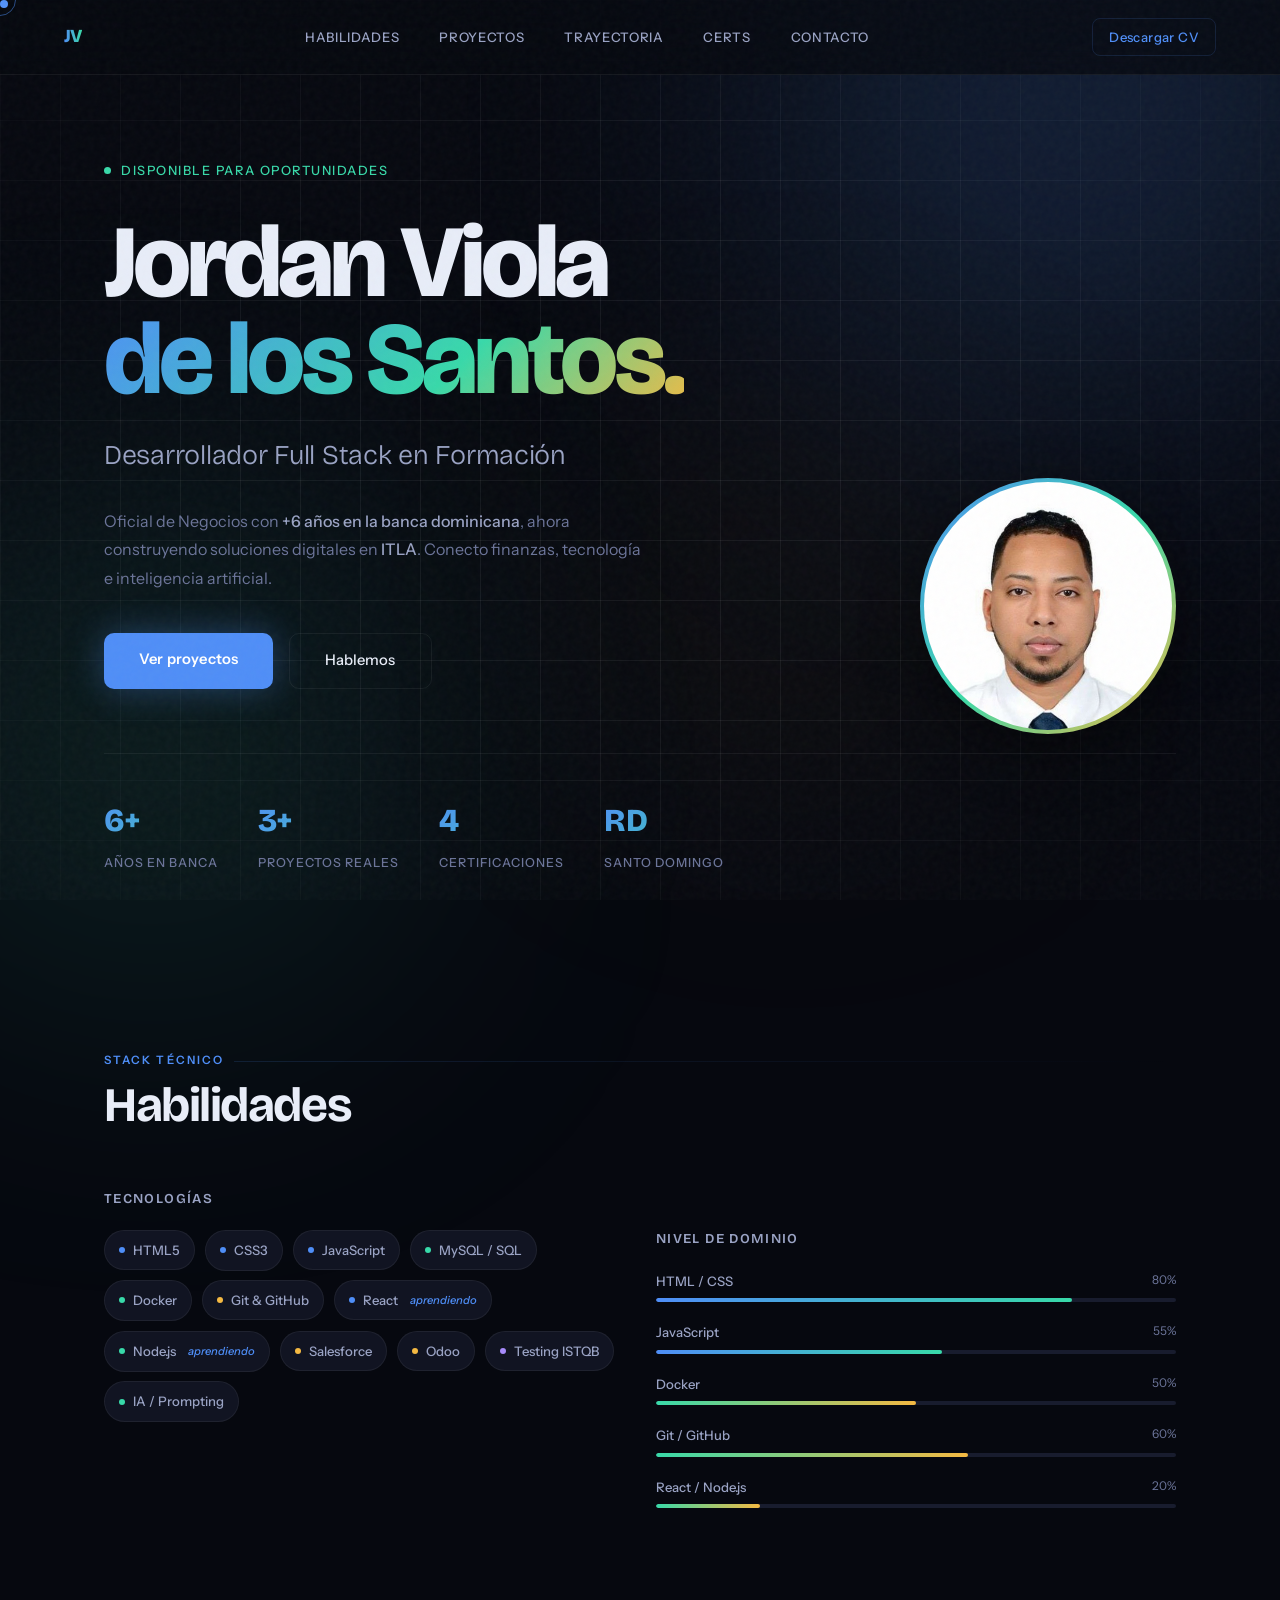
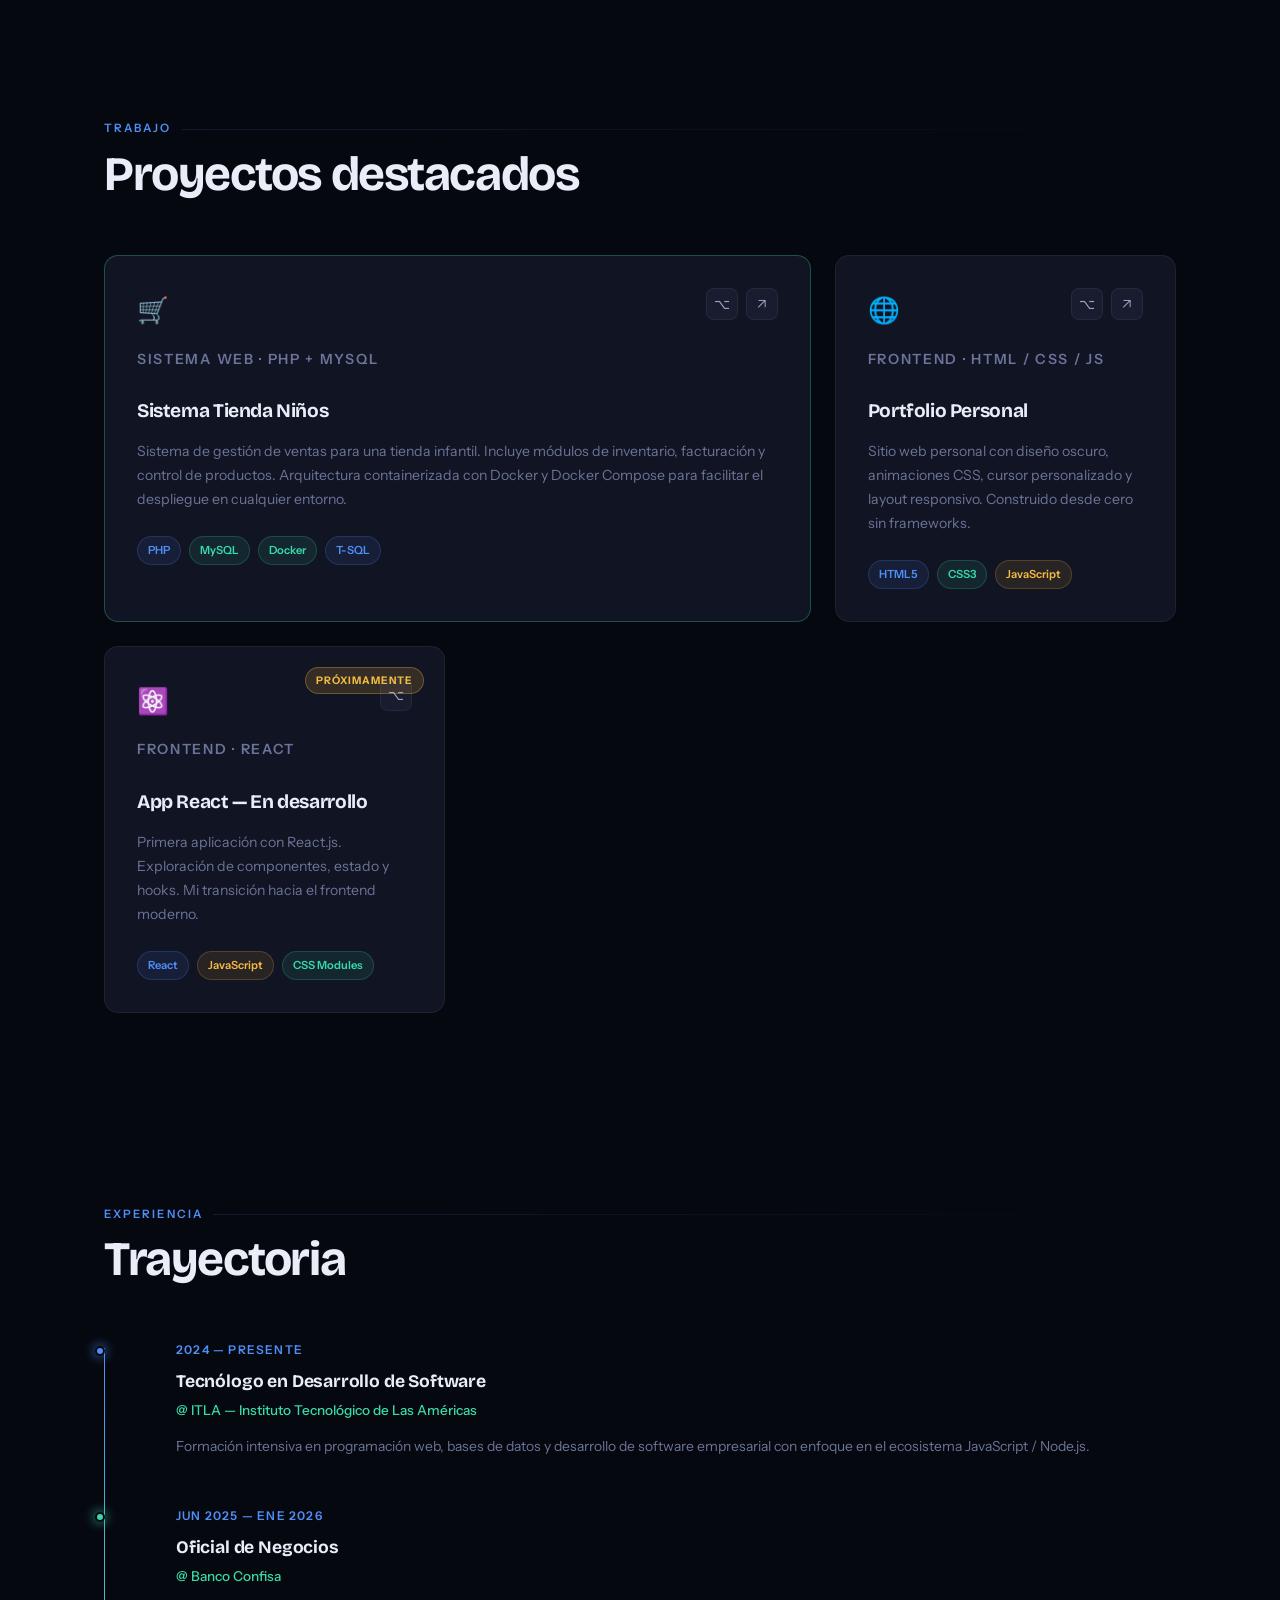
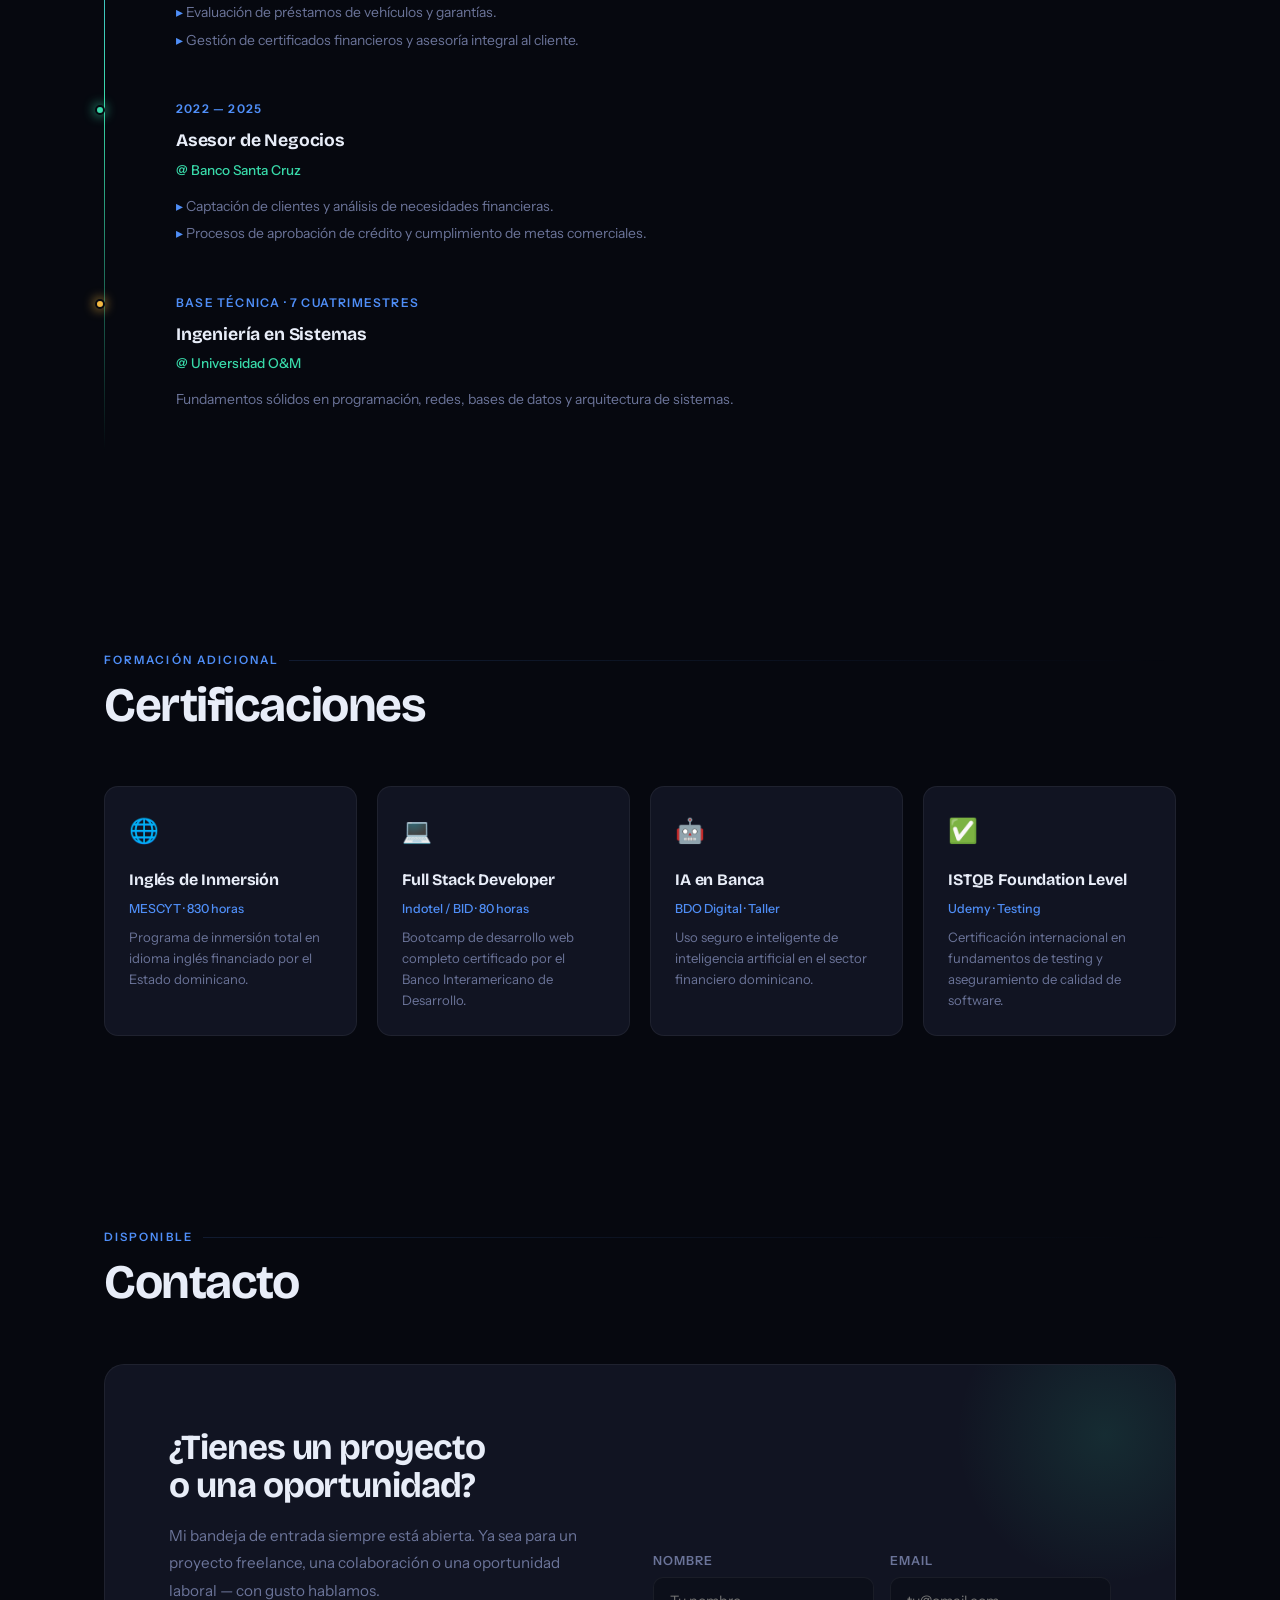
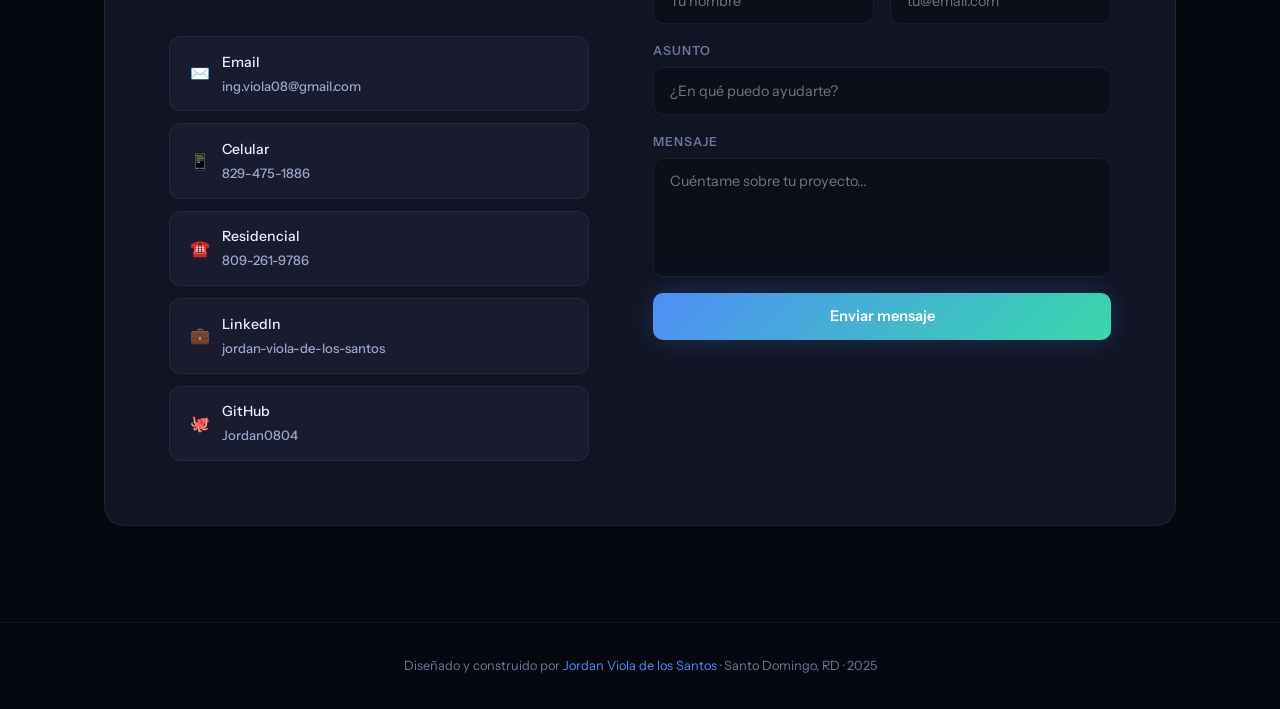
<file: index.html>
<!DOCTYPE html>
<html lang="es">
<head>
<meta charset="UTF-8">
<meta name="viewport" content="width=device-width, initial-scale=1.0">
<title>Jordan Viola | Full Stack Developer</title>
<link href="https://fonts.googleapis.com/css2?family=Bricolage+Grotesque:opsz,wght@12..96,300;12..96,400;12..96,600;12..96,700;12..96,800&family=Instrument+Sans:ital,wght@0,400;0,500;1,400&display=swap" rel="stylesheet">
<style>
*,*::before,*::after{margin:0;padding:0;box-sizing:border-box}

:root{
  --bg:#06080f;
  --bg2:#0c0f1a;
  --surface:#111422;
  --surface2:#181c2e;
  --accent:#4f8ef7;
  --accent2:#38d9a9;
  --gold:#f4b942;
  --text:#e8edf8;
  --muted:#6b7499;
  --muted2:#9aa3c4;
  --border:rgba(79,142,247,0.15);
  --border2:rgba(255,255,255,0.06);
  --fh:'Bricolage Grotesque',sans-serif;
  --fb:'Instrument Sans',sans-serif;
  --radius:14px;
}

html{scroll-behavior:smooth}
body{background:var(--bg);color:var(--text);font-family:var(--fb);font-size:16px;line-height:1.7;overflow-x:hidden;cursor:none}

/* CURSOR */
.cursor{position:fixed;width:8px;height:8px;background:var(--accent);border-radius:50%;pointer-events:none;z-index:9999;transition:transform 0.1s;mix-blend-mode:screen}
.cursor-ring{position:fixed;width:32px;height:32px;border:1px solid rgba(79,142,247,0.5);border-radius:50%;pointer-events:none;z-index:9998;transition:transform 0.12s,width 0.2s,height 0.2s,border-color 0.2s}
.cursor-ring.hovered{width:48px;height:48px;border-color:var(--accent2)}

/* SCROLL BAR */
::-webkit-scrollbar{width:3px}
::-webkit-scrollbar-track{background:var(--bg)}
::-webkit-scrollbar-thumb{background:var(--accent);border-radius:4px}

/* NOISE */
body::after{content:'';position:fixed;inset:0;background-image:url("data:image/svg+xml,%3Csvg viewBox='0 0 200 200' xmlns='http://www.w3.org/2000/svg'%3E%3Cfilter id='n'%3E%3CfeTurbulence type='fractalNoise' baseFrequency='0.75' numOctaves='4' stitchTiles='stitch'/%3E%3C/filter%3E%3Crect width='100%25' height='100%25' filter='url(%23n)' opacity='0.035'/%3E%3C/svg%3E");pointer-events:none;z-index:998}

/* GRID BG */
body::before{content:'';position:fixed;inset:0;background-image:linear-gradient(var(--border2) 1px,transparent 1px),linear-gradient(90deg,var(--border2) 1px,transparent 1px);background-size:60px 60px;pointer-events:none;z-index:0;mask-image:radial-gradient(ellipse 80% 80% at 50% 50%,black 40%,transparent 100%)}

/* GLOW */
.glow{position:fixed;border-radius:50%;filter:blur(140px);pointer-events:none;z-index:0;animation:gf 14s ease-in-out infinite}
.g1{width:600px;height:600px;background:rgba(79,142,247,0.18);top:-200px;right:-100px;animation-delay:0s}
.g2{width:500px;height:500px;background:rgba(56,217,169,0.12);bottom:-100px;left:-100px;animation-delay:-7s}
.g3{width:300px;height:300px;background:rgba(244,185,66,0.08);top:50%;left:50%;animation-delay:-3s}
@keyframes gf{0%,100%{transform:translateY(0) scale(1)}50%{transform:translateY(30px) scale(1.06)}}

/* PROGRESS */
#prog{position:fixed;top:0;left:0;height:2px;background:linear-gradient(90deg,var(--accent),var(--accent2));z-index:1000;transition:width 0.1s}

/* NAV */
nav{position:fixed;top:0;left:0;right:0;z-index:100;padding:1.1rem 4rem;display:flex;justify-content:space-between;align-items:center;background:rgba(6,8,15,0.75);backdrop-filter:blur(20px);border-bottom:1px solid var(--border2)}
.logo{font-family:var(--fh);font-weight:800;font-size:1.15rem;letter-spacing:-0.03em;background:linear-gradient(90deg,var(--accent),var(--accent2));-webkit-background-clip:text;-webkit-text-fill-color:transparent}
.nav-links{display:flex;gap:2.5rem;list-style:none}
.nav-links a{font-size:0.82rem;font-weight:500;color:var(--muted2);text-decoration:none;letter-spacing:0.05em;text-transform:uppercase;transition:color 0.2s;position:relative}
.nav-links a::after{content:'';position:absolute;bottom:-4px;left:0;width:0;height:1px;background:var(--accent2);transition:width 0.3s}
.nav-links a:hover{color:var(--text)}
.nav-links a:hover::after{width:100%}
.nav-cv{font-size:0.82rem;font-weight:500;color:var(--accent);text-decoration:none;border:1px solid var(--border);padding:7px 16px;border-radius:8px;transition:background 0.2s,border-color 0.2s;letter-spacing:0.03em}
.nav-cv:hover{background:rgba(79,142,247,0.1);border-color:var(--accent)}

/* HERO */
.hero{min-height:100vh;display:flex;flex-direction:column;justify-content:center;padding:10rem 4rem 5rem;position:relative;z-index:1;max-width:1200px;margin:0 auto}
.hero-eyebrow{display:inline-flex;align-items:center;gap:10px;font-size:0.8rem;font-weight:500;letter-spacing:0.12em;text-transform:uppercase;color:var(--accent2);margin-bottom:2rem;opacity:0;animation:fu 0.7s ease forwards 0.1s}
.dot{width:7px;height:7px;border-radius:50%;background:var(--accent2);animation:blink 2s ease infinite}
@keyframes blink{0%,100%{opacity:1}50%{opacity:0.2}}

.hero h1{font-family:var(--fh);font-size:clamp(3.5rem,8vw,6.5rem);font-weight:800;line-height:0.95;letter-spacing:-0.04em;margin-bottom:1.5rem;opacity:0;animation:fu 0.8s ease forwards 0.3s}
.hero h1 em{font-style:normal;background:linear-gradient(135deg,var(--accent) 0%,var(--accent2) 60%,var(--gold) 100%);-webkit-background-clip:text;-webkit-text-fill-color:transparent}
.hero h2{font-family:var(--fh);font-size:clamp(1.2rem,2.5vw,1.7rem);font-weight:300;color:var(--muted2);margin-bottom:1.75rem;letter-spacing:-0.01em;opacity:0;animation:fu 0.8s ease forwards 0.5s}
.hero-desc{font-size:1rem;color:var(--muted);max-width:540px;font-weight:400;line-height:1.8;margin-bottom:2.5rem;opacity:0;animation:fu 0.8s ease forwards 0.7s}
.hero-desc strong{color:var(--muted2);font-weight:500}
.hero-btns{display:flex;gap:1rem;flex-wrap:wrap;opacity:0;animation:fu 0.8s ease forwards 0.9s}
.btn-a{background:var(--accent);color:#fff;padding:0.9rem 2.2rem;border-radius:10px;text-decoration:none;font-weight:600;font-size:0.92rem;transition:transform 0.2s,box-shadow 0.2s;box-shadow:0 0 35px rgba(79,142,247,0.35);letter-spacing:0.01em}
.btn-a:hover{transform:translateY(-3px);box-shadow:0 0 50px rgba(79,142,247,0.55)}
.btn-b{background:transparent;color:var(--text);padding:0.9rem 2.2rem;border-radius:10px;text-decoration:none;font-weight:500;font-size:0.92rem;border:1px solid var(--border2);transition:border-color 0.2s,background 0.2s}
.btn-b:hover{border-color:var(--accent);background:rgba(79,142,247,0.07)}

/* COUNTER ROW */
.hero-stats{display:flex;gap:2.5rem;margin-top:4rem;padding-top:2.5rem;border-top:1px solid var(--border2);flex-wrap:wrap;opacity:0;animation:fu 0.8s ease forwards 1.1s}
.hstat-num{font-family:var(--fh);font-size:2rem;font-weight:800;background:linear-gradient(135deg,var(--accent),var(--accent2));-webkit-background-clip:text;-webkit-text-fill-color:transparent;display:block}
.hstat-label{font-size:0.78rem;color:var(--muted);text-transform:uppercase;letter-spacing:0.08em;font-weight:500}

@keyframes fu{from{opacity:0;transform:translateY(28px)}to{opacity:1;transform:translateY(0)}}

/* SECTION */
section{position:relative;z-index:1;max-width:1200px;margin:0 auto;padding:6rem 4rem}
.s-label{font-size:0.72rem;font-weight:600;letter-spacing:0.18em;text-transform:uppercase;color:var(--accent);margin-bottom:0.6rem;display:flex;align-items:center;gap:10px}
.s-label::after{content:'';flex:1;height:1px;background:linear-gradient(90deg,var(--border),transparent)}
.s-title{font-family:var(--fh);font-size:clamp(2rem,4vw,3rem);font-weight:700;letter-spacing:-0.03em;margin-bottom:3.5rem;line-height:1.05}

/* SKILLS */
.skills-wrap{display:grid;grid-template-columns:1fr 1fr;gap:2rem}
.skills-col h3{font-family:var(--fh);font-size:0.85rem;font-weight:600;letter-spacing:0.1em;text-transform:uppercase;color:var(--muted2);margin-bottom:1.25rem}
.skill-list{display:flex;flex-wrap:wrap;gap:10px}
.skill{display:flex;align-items:center;gap:8px;padding:8px 14px;border-radius:100px;background:var(--surface);border:1px solid var(--border2);font-size:0.82rem;font-weight:500;color:var(--muted2);transition:all 0.25s;opacity:0;transform:translateY(12px)}
.skill.visible{animation:fu 0.5s ease forwards}
.skill:hover{background:var(--surface2);border-color:var(--accent);color:var(--text);transform:translateY(-2px)}
.skill-dot{width:6px;height:6px;border-radius:50%;flex-shrink:0}
.dot-blue{background:var(--accent)}
.dot-green{background:var(--accent2)}
.dot-gold{background:var(--gold)}
.dot-purple{background:#a78bfa}
.skill-bar-wrap{margin-top:2.5rem}
.skill-bar-item{margin-bottom:1.2rem}
.skill-bar-top{display:flex;justify-content:space-between;margin-bottom:6px;font-size:0.82rem}
.skill-bar-name{color:var(--muted2);font-weight:500}
.skill-bar-pct{color:var(--muted);font-size:0.75rem}
.skill-bar-track{height:4px;background:var(--surface2);border-radius:4px;overflow:hidden}
.skill-bar-fill{height:100%;border-radius:4px;width:0;transition:width 1.2s cubic-bezier(0.4,0,0.2,1)}
.fill-blue{background:linear-gradient(90deg,var(--accent),var(--accent2))}
.fill-green{background:linear-gradient(90deg,var(--accent2),var(--gold))}

/* PROJECTS */
.projects-grid{display:grid;grid-template-columns:repeat(auto-fit,minmax(320px,1fr));gap:1.5rem}
.proj-card{background:var(--surface);border:1px solid var(--border2);border-radius:var(--radius);padding:2rem;position:relative;overflow:hidden;transition:border-color 0.3s,transform 0.3s;opacity:0;transform:translateY(20px)}
.proj-card.visible{animation:fu 0.6s ease forwards}
.proj-card::before{content:'';position:absolute;inset:0;background:linear-gradient(135deg,rgba(79,142,247,0.04),rgba(56,217,169,0.03));opacity:0;transition:opacity 0.3s}
.proj-card:hover{border-color:rgba(79,142,247,0.4);transform:translateY(-5px)}
.proj-card:hover::before{opacity:1}
.proj-card.featured{border-color:rgba(56,217,169,0.3);grid-column:span 2}
.proj-top{display:flex;justify-content:space-between;align-items:flex-start;margin-bottom:1rem}
.proj-icon{font-size:1.6rem}
.proj-links{display:flex;gap:8px}
.proj-link-btn{width:32px;height:32px;border-radius:8px;background:var(--surface2);border:1px solid var(--border2);display:flex;align-items:center;justify-content:center;text-decoration:none;font-size:0.9rem;color:var(--muted2);transition:all 0.2s}
.proj-link-btn:hover{background:var(--surface);border-color:var(--accent);color:var(--accent)}
.proj-type{font-size:0.7rem;font-weight:600;letter-spacing:0.12em;text-transform:uppercase;color:var(--accent2);margin-bottom:0.5rem}
.proj-card h3{font-family:var(--fh);font-size:1.2rem;font-weight:700;letter-spacing:-0.02em;margin-bottom:0.75rem}
.proj-card p{font-size:0.88rem;color:var(--muted);line-height:1.7;margin-bottom:1.5rem}
.proj-tags{display:flex;gap:8px;flex-wrap:wrap}
.ptag{font-size:0.7rem;font-weight:600;padding:4px 10px;border-radius:100px;background:rgba(79,142,247,0.1);color:var(--accent);border:1px solid rgba(79,142,247,0.2)}
.ptag.g{background:rgba(56,217,169,0.1);color:var(--accent2);border-color:rgba(56,217,169,0.2)}
.ptag.o{background:rgba(244,185,66,0.1);color:var(--gold);border-color:rgba(244,185,66,0.2)}
.proj-badge{position:absolute;top:1.25rem;right:1.25rem;font-size:0.65rem;font-weight:700;letter-spacing:0.1em;text-transform:uppercase;padding:4px 10px;border-radius:100px;background:rgba(244,185,66,0.15);color:var(--gold);border:1px solid rgba(244,185,66,0.3)}

/* TIMELINE */
.timeline{position:relative;padding-left:2rem}
.timeline::before{content:'';position:absolute;left:0;top:8px;bottom:8px;width:1px;background:linear-gradient(180deg,var(--accent),var(--accent2),transparent)}
.tl-item{position:relative;padding:0 0 3rem 2.5rem;opacity:0;transform:translateX(-16px)}
.tl-item.visible{animation:slideIn 0.6s ease forwards}
@keyframes slideIn{to{opacity:1;transform:translateX(0)}}
.tl-dot{position:absolute;left:-2.55rem;top:6px;width:10px;height:10px;border-radius:50%;background:var(--accent);box-shadow:0 0 12px var(--accent);border:2px solid var(--bg)}
.tl-date{font-size:0.75rem;font-weight:600;letter-spacing:0.1em;text-transform:uppercase;color:var(--accent);margin-bottom:0.4rem}
.tl-role{font-family:var(--fh);font-size:1.1rem;font-weight:700;letter-spacing:-0.01em;margin-bottom:0.15rem}
.tl-company{font-size:0.85rem;color:var(--accent2);font-weight:500;margin-bottom:0.75rem}
.tl-desc{font-size:0.87rem;color:var(--muted);line-height:1.7}
.tl-desc ul{list-style:none;display:flex;flex-direction:column;gap:4px}
.tl-desc ul li::before{content:'▸ ';color:var(--accent)}

/* CERTS */
.certs-grid{display:grid;grid-template-columns:repeat(auto-fit,minmax(240px,1fr));gap:1.25rem}
.cert-card{background:var(--surface);border:1px solid var(--border2);border-radius:var(--radius);padding:1.5rem;transition:border-color 0.25s,transform 0.25s;opacity:0;transform:translateY(16px)}
.cert-card.visible{animation:fu 0.5s ease forwards}
.cert-card:hover{border-color:rgba(244,185,66,0.4);transform:translateY(-3px)}
.cert-icon{font-size:1.5rem;margin-bottom:0.85rem;display:block}
.cert-card h3{font-family:var(--fh);font-size:1rem;font-weight:700;margin-bottom:0.3rem;letter-spacing:-0.01em}
.cert-meta{font-size:0.78rem;color:var(--accent);font-weight:500;margin-bottom:0.5rem}
.cert-desc{font-size:0.82rem;color:var(--muted);line-height:1.6}

/* CONTACT */
.contact-box{background:var(--surface);border:1px solid var(--border2);border-radius:20px;padding:4rem;display:grid;grid-template-columns:1fr 1fr;gap:4rem;align-items:center;position:relative;overflow:hidden}
.contact-box::before{content:'';position:absolute;top:-80px;right:-80px;width:300px;height:300px;background:radial-gradient(circle,rgba(56,217,169,0.12),transparent 70%);pointer-events:none}
.contact-left h2{font-family:var(--fh);font-size:2.2rem;font-weight:700;letter-spacing:-0.03em;margin-bottom:1rem;line-height:1.1}
.contact-left p{color:var(--muted);font-size:0.95rem;line-height:1.8;margin-bottom:2rem}
.contact-chips{display:flex;flex-direction:column;gap:12px}
.chip{display:flex;align-items:center;gap:12px;padding:0.85rem 1.25rem;border-radius:12px;background:var(--surface2);border:1px solid var(--border2);color:var(--text);text-decoration:none;font-size:0.88rem;font-weight:500;transition:all 0.22s}
.chip:hover{border-color:var(--accent);background:rgba(79,142,247,0.08);transform:translateX(4px)}
.chip-icon{font-size:1rem;min-width:20px}
.chip-val{color:var(--muted2);font-size:0.82rem}
.contact-form{display:flex;flex-direction:column;gap:1rem}
.form-group{display:flex;flex-direction:column;gap:6px}
.form-group label{font-size:0.78rem;font-weight:600;letter-spacing:0.08em;text-transform:uppercase;color:var(--muted)}
.form-group input,.form-group textarea{background:var(--bg2);border:1px solid var(--border2);border-radius:10px;padding:0.85rem 1rem;color:var(--text);font-family:var(--fb);font-size:0.9rem;outline:none;transition:border-color 0.2s,box-shadow 0.2s;resize:none}
.form-group input:focus,.form-group textarea:focus{border-color:var(--accent);box-shadow:0 0 0 3px rgba(79,142,247,0.12)}
.form-row{display:grid;grid-template-columns:1fr 1fr;gap:1rem}
.btn-send{background:linear-gradient(135deg,var(--accent),var(--accent2));color:#fff;border:none;padding:0.9rem 2rem;border-radius:10px;font-family:var(--fb);font-size:0.92rem;font-weight:600;cursor:none;transition:transform 0.2s,box-shadow 0.2s;box-shadow:0 0 30px rgba(79,142,247,0.25)}
.btn-send:hover{transform:translateY(-2px);box-shadow:0 0 45px rgba(79,142,247,0.4)}

/* FOOTER */
footer{position:relative;z-index:1;text-align:center;padding:2rem 4rem;border-top:1px solid var(--border2);color:var(--muted);font-size:0.8rem}
footer span{color:var(--accent)}

/* MOBILE NAV */
.hamburger{display:none;flex-direction:column;gap:5px;cursor:none;padding:4px}
.hamburger span{width:22px;height:1.5px;background:var(--text);transition:all 0.3s}
.mobile-menu{display:none;position:fixed;inset:0;background:rgba(6,8,15,0.98);z-index:90;flex-direction:column;align-items:center;justify-content:center;gap:2rem}
.mobile-menu.open{display:flex}
.mobile-menu a{font-family:var(--fh);font-size:2rem;font-weight:700;color:var(--text);text-decoration:none;transition:color 0.2s}
.mobile-menu a:hover{color:var(--accent2)}

.hero-photo{width:clamp(200px,20vw,260px);aspect-ratio:1;border-radius:50%;padding:4px;background:linear-gradient(135deg,var(--accent),var(--accent2),var(--gold));position:absolute;right:4rem;top:50%;transform:translateY(-50%);opacity:0;animation:fu 0.9s ease forwards 0.6s;box-shadow:0 20px 60px rgba(0,0,0,0.45)}
.hero-photo img{width:100%;height:100%;border-radius:50%;object-fit:cover;display:block}
@media(max-width:1099px){
  .hero-photo{position:static;transform:none;width:130px;margin-bottom:1.75rem}
}
@media(max-width:900px){
  nav{padding:1rem 1.5rem}
  .nav-links,.nav-cv{display:none}
  .hamburger{display:flex}
  .hero,section{padding-left:1.5rem;padding-right:1.5rem}
  .hero{padding-top:8rem}
  .skills-wrap{grid-template-columns:1fr}
  .proj-card.featured{grid-column:span 1}
  .contact-box{grid-template-columns:1fr;padding:2rem}
  .form-row{grid-template-columns:1fr}
  .hero-stats{gap:1.5rem}
}
</style>
</head>
<body>

<div class="cursor" id="cur"></div>
<div class="cursor-ring" id="ring"></div>
<div id="prog"></div>
<div class="glow g1"></div>
<div class="glow g2"></div>
<div class="glow g3"></div>

<!-- NAV -->
<nav>
  <div class="logo">JV</div>
  <ul class="nav-links">
    <li><a href="#habilidades">Habilidades</a></li>
    <li><a href="#proyectos">Proyectos</a></li>
    <li><a href="#trayectoria">Trayectoria</a></li>
    <li><a href="#certificaciones">Certs</a></li>
    <li><a href="#contacto">Contacto</a></li>
  </ul>
  <a href="./Curriculum_Jordan_Viola_1.pdf" target="_blank" class="nav-cv">Descargar CV</a>
  <div class="hamburger" id="ham" onclick="toggleMenu()">
    <span></span><span></span><span></span>
  </div>
</nav>

<div class="mobile-menu" id="mob">
  <a href="#habilidades" onclick="toggleMenu()">Habilidades</a>
  <a href="#proyectos" onclick="toggleMenu()">Proyectos</a>
  <a href="#trayectoria" onclick="toggleMenu()">Trayectoria</a>
  <a href="#certificaciones" onclick="toggleMenu()">Certifcaciones</a>
  <a href="#contacto" onclick="toggleMenu()">Contacto</a>
</div>

<!-- HERO -->
<div class="hero">
  <div class="hero-photo"><img src="./Foto_Jordan.jpg" alt="Jordan Viola de los Santos" width="480" height="480"></div>
  <div class="hero-eyebrow"><span class="dot"></span>Disponible para oportunidades</div>
  <h1>Jordan Viola<br><em>de los Santos.</em></h1>
  <h2>Desarrollador Full Stack en Formación</h2>
  <p class="hero-desc">
    Oficial de Negocios con <strong>+6 años en la banca dominicana</strong>, ahora construyendo soluciones digitales en <strong>ITLA</strong>. Conecto finanzas, tecnología e inteligencia artificial.
  </p>
  <div class="hero-btns">
    <a href="#proyectos" class="btn-a">Ver proyectos</a>
    <a href="#contacto" class="btn-b">Hablemos</a>
  </div>
  <div class="hero-stats">
    <div><span class="hstat-num">6+</span><span class="hstat-label">Años en banca</span></div>
    <div><span class="hstat-num">3+</span><span class="hstat-label">Proyectos reales</span></div>
    <div><span class="hstat-num">4</span><span class="hstat-label">Certificaciones</span></div>
    <div><span class="hstat-num">RD</span><span class="hstat-label">Santo Domingo</span></div>
  </div>
</div>

<!-- HABILIDADES -->
<section id="habilidades">
  <p class="s-label">Stack técnico</p>
  <h2 class="s-title">Habilidades</h2>
  <div class="skills-wrap">
    <div>
      <div class="skills-col"><h3>Tecnologías</h3>
        <div class="skill-list">
          <div class="skill"><span class="skill-dot dot-blue"></span>HTML5</div>
          <div class="skill"><span class="skill-dot dot-blue"></span>CSS3</div>
          <div class="skill"><span class="skill-dot dot-blue"></span>JavaScript</div>
          <div class="skill"><span class="skill-dot dot-green"></span>MySQL / SQL</div>
          <div class="skill"><span class="skill-dot dot-green"></span>Docker</div>
          <div class="skill"><span class="skill-dot dot-gold"></span>Git &amp; GitHub</div>
          <div class="skill"><span class="skill-dot dot-blue"></span>React <em style="font-size:0.7rem;color:var(--accent);margin-left:4px">aprendiendo</em></div>
          <div class="skill"><span class="skill-dot dot-green"></span>Node.js <em style="font-size:0.7rem;color:var(--accent);margin-left:4px">aprendiendo</em></div>
          <div class="skill"><span class="skill-dot dot-gold"></span>Salesforce</div>
          <div class="skill"><span class="skill-dot dot-gold"></span>Odoo</div>
          <div class="skill"><span class="skill-dot dot-purple"></span>Testing ISTQB</div>
          <div class="skill"><span class="skill-dot dot-green"></span>IA / Prompting</div>
        </div>
      </div>
    </div>
    <div>
      <div class="skill-bar-wrap">
        <h3 style="font-family:var(--fh);font-size:0.85rem;font-weight:600;letter-spacing:0.1em;text-transform:uppercase;color:var(--muted2);margin-bottom:1.25rem">Nivel de dominio</h3>
        <div class="skill-bar-item">
          <div class="skill-bar-top"><span class="skill-bar-name">HTML / CSS</span><span class="skill-bar-pct">80%</span></div>
          <div class="skill-bar-track"><div class="skill-bar-fill fill-blue" data-w="80"></div></div>
        </div>
        <div class="skill-bar-item">
          <div class="skill-bar-top"><span class="skill-bar-name">JavaScript</span><span class="skill-bar-pct">55%</span></div>
          <div class="skill-bar-track"><div class="skill-bar-fill fill-blue" data-w="55"></div></div>
        </div>
        <div class="skill-bar-item">
          <div class="skill-bar-top"><span class="skill-bar-name">Docker</span><span class="skill-bar-pct">50%</span></div>
          <div class="skill-bar-track"><div class="skill-bar-fill fill-green" data-w="50"></div></div>
        </div>
        <div class="skill-bar-item">
          <div class="skill-bar-top"><span class="skill-bar-name">Git / GitHub</span><span class="skill-bar-pct">60%</span></div>
          <div class="skill-bar-track"><div class="skill-bar-fill fill-green" data-w="60"></div></div>
        </div>
        <div class="skill-bar-item">
          <div class="skill-bar-top"><span class="skill-bar-name">React / Node.js</span><span class="skill-bar-pct">20%</span></div>
          <div class="skill-bar-track"><div class="skill-bar-fill fill-green" data-w="20"></div></div>
        </div>
      </div>
    </div>
  </div>
</section>

<!-- PROYECTOS -->
<section id="proyectos">
  <p class="s-label">Trabajo</p>
  <h2 class="s-title">Proyectos destacados</h2>
  <div class="projects-grid">

    <div class="proj-card featured">
      <div class="proj-top">
        <span class="proj-icon">🛒</span>
        <div class="proj-links">
          <a href="https://github.com/Jordan0804/sistema-tienda-ninos" target="_blank" class="proj-link-btn" title="GitHub">⌥</a>
          <a href="https://github.com/Jordan0804/sistema-tienda-ninos" target="_blank" class="proj-link-btn" title="Ver">↗</a>
        </div>
      </div>
      <p class="proj-type">Sistema web · PHP + MySQL</p>
      <h3>Sistema Tienda Niños</h3>
      <p>Sistema de gestión de ventas para una tienda infantil. Incluye módulos de inventario, facturación y control de productos. Arquitectura containerizada con Docker y Docker Compose para facilitar el despliegue en cualquier entorno.</p>
      <div class="proj-tags">
        <span class="ptag">PHP</span>
        <span class="ptag g">MySQL</span>
        <span class="ptag g">Docker</span>
        <span class="ptag">T-SQL</span>
      </div>
    </div>

    <div class="proj-card">
      <div class="proj-top">
        <span class="proj-icon">🌐</span>
        <div class="proj-links">
          <a href="https://github.com/Jordan0804/Jordan0804" target="_blank" class="proj-link-btn">⌥</a>
          <a href="https://jordan0804.github.io/Jordan0804/assets/index.html" target="_blank" class="proj-link-btn">↗</a>
        </div>
      </div>
      <p class="proj-type">Frontend · HTML / CSS / JS</p>
      <h3>Portfolio Personal</h3>
      <p>Sitio web personal con diseño oscuro, animaciones CSS, cursor personalizado y layout responsivo. Construido desde cero sin frameworks.</p>
      <div class="proj-tags">
        <span class="ptag">HTML5</span>
        <span class="ptag g">CSS3</span>
        <span class="ptag o">JavaScript</span>
      </div>
    </div>

    <div class="proj-card">
      <div class="proj-badge">Próximamente</div>
      <div class="proj-top">
        <span class="proj-icon">⚛️</span>
        <div class="proj-links">
          <a href="https://github.com/Jordan0804" target="_blank" class="proj-link-btn">⌥</a>
        </div>
      </div>
      <p class="proj-type">Frontend · React</p>
      <h3>App React — En desarrollo</h3>
      <p>Primera aplicación con React.js. Exploración de componentes, estado y hooks. Mi transición hacia el frontend moderno.</p>
      <div class="proj-tags">
        <span class="ptag">React</span>
        <span class="ptag o">JavaScript</span>
        <span class="ptag g">CSS Modules</span>
      </div>
    </div>

  </div>
</section>

<!-- TRAYECTORIA -->
<section id="trayectoria">
  <p class="s-label">Experiencia</p>
  <h2 class="s-title">Trayectoria</h2>
  <div class="timeline">

    <div class="tl-item">
      <div class="tl-dot"></div>
      <div class="tl-date">2024 — Presente</div>
      <div class="tl-role">Tecnólogo en Desarrollo de Software</div>
      <div class="tl-company">@ ITLA — Instituto Tecnológico de Las Américas</div>
      <div class="tl-desc">Formación intensiva en programación web, bases de datos y desarrollo de software empresarial con enfoque en el ecosistema JavaScript / Node.js.</div>
    </div>

    <div class="tl-item">
      <div class="tl-dot" style="background:var(--accent2);box-shadow:0 0 12px var(--accent2)"></div>
      <div class="tl-date">Jun 2025 — Ene 2026</div>
      <div class="tl-role">Oficial de Negocios</div>
      <div class="tl-company">@ Banco Confisa</div>
      <div class="tl-desc">
        <ul>
          <li>Evaluación de préstamos de vehículos y garantías.</li>
          <li>Gestión de certificados financieros y asesoría integral al cliente.</li>
        </ul>
      </div>
    </div>

    <div class="tl-item">
      <div class="tl-dot" style="background:var(--accent2);box-shadow:0 0 12px var(--accent2)"></div>
      <div class="tl-date">2022 — 2025</div>
      <div class="tl-role">Asesor de Negocios</div>
      <div class="tl-company">@ Banco Santa Cruz</div>
      <div class="tl-desc">
        <ul>
          <li>Captación de clientes y análisis de necesidades financieras.</li>
          <li>Procesos de aprobación de crédito y cumplimiento de metas comerciales.</li>
        </ul>
      </div>
    </div>

    <div class="tl-item">
      <div class="tl-dot" style="background:var(--gold);box-shadow:0 0 12px var(--gold)"></div>
      <div class="tl-date">Base técnica · 7 cuatrimestres</div>
      <div class="tl-role">Ingeniería en Sistemas</div>
      <div class="tl-company">@ Universidad O&amp;M</div>
      <div class="tl-desc">Fundamentos sólidos en programación, redes, bases de datos y arquitectura de sistemas.</div>
    </div>

  </div>
</section>

<!-- CERTIFICACIONES -->
<section id="certificaciones">
  <p class="s-label">Formación adicional</p>
  <h2 class="s-title">Certificaciones</h2>
  <div class="certs-grid">

    <div class="cert-card">
      <span class="cert-icon">🌐</span>
      <h3>Inglés de Inmersión</h3>
      <div class="cert-meta">MESCYT · 830 horas</div>
      <p class="cert-desc">Programa de inmersión total en idioma inglés financiado por el Estado dominicano.</p>
    </div>

    <div class="cert-card">
      <span class="cert-icon">💻</span>
      <h3>Full Stack Developer</h3>
      <div class="cert-meta">Indotel / BID · 80 horas</div>
      <p class="cert-desc">Bootcamp de desarrollo web completo certificado por el Banco Interamericano de Desarrollo.</p>
    </div>

    <div class="cert-card">
      <span class="cert-icon">🤖</span>
      <h3>IA en Banca</h3>
      <div class="cert-meta">BDO Digital · Taller</div>
      <p class="cert-desc">Uso seguro e inteligente de inteligencia artificial en el sector financiero dominicano.</p>
    </div>

    <div class="cert-card">
      <span class="cert-icon">✅</span>
      <h3>ISTQB Foundation Level</h3>
      <div class="cert-meta">Udemy · Testing</div>
      <p class="cert-desc">Certificación internacional en fundamentos de testing y aseguramiento de calidad de software.</p>
    </div>

  </div>
</section>

<!-- CONTACTO -->
<section id="contacto">
  <p class="s-label">Disponible</p>
  <h2 class="s-title">Contacto</h2>
  <div class="contact-box">
    <div class="contact-left">
      <h2>¿Tienes un proyecto<br>o una oportunidad?</h2>
      <p>Mi bandeja de entrada siempre está abierta. Ya sea para un proyecto freelance, una colaboración o una oportunidad laboral — con gusto hablamos.</p>
      <div class="contact-chips">
        <a href="mailto:ing.viola08@gmail.com" class="chip"><span class="chip-icon">✉️</span><div><div>Email</div><div class="chip-val">ing.viola08@gmail.com</div></div></a>
        <a href="tel:+18294751886" class="chip"><span class="chip-icon">📱</span><div><div>Celular</div><div class="chip-val">829-475-1886</div></div></a>
        <a href="tel:+18092619786" class="chip"><span class="chip-icon">☎️</span><div><div>Residencial</div><div class="chip-val">809-261-9786</div></div></a>
        <a href="https://www.linkedin.com/in/jordan-viola-de-los-santos" target="_blank" class="chip"><span class="chip-icon">💼</span><div><div>LinkedIn</div><div class="chip-val">jordan-viola-de-los-santos</div></div></a>
        <a href="https://github.com/Jordan0804" target="_blank" class="chip"><span class="chip-icon">🐙</span><div><div>GitHub</div><div class="chip-val">Jordan0804</div></div></a>
      </div>
    </div>
    <form class="contact-form" onsubmit="sendForm(event)">
      <div class="form-row">
        <div class="form-group"><label>Nombre</label><input type="text" placeholder="Tu nombre" required></div>
        <div class="form-group"><label>Email</label><input type="email" placeholder="tu@email.com" required></div>
      </div>
      <div class="form-group"><label>Asunto</label><input type="text" placeholder="¿En qué puedo ayudarte?"></div>
      <div class="form-group"><label>Mensaje</label><textarea rows="5" placeholder="Cuéntame sobre tu proyecto..." required></textarea></div>
      <button type="submit" class="btn-send" id="sendBtn">Enviar mensaje</button>
    </form>
  </div>
</section>

<footer>
  <p>Diseñado y construido por <span>Jordan Viola de los Santos</span> · Santo Domingo, RD · 2025</p>
</footer>

<script>
// Cursor
const cur=document.getElementById('cur'),ring=document.getElementById('ring');
let mx=0,my=0,rx=0,ry=0;
document.addEventListener('mousemove',e=>{mx=e.clientX;my=e.clientY;cur.style.left=mx-4+'px';cur.style.top=my-4+'px'});
setInterval(()=>{rx+=(mx-rx)*0.12;ry+=(my-ry)*0.12;ring.style.left=rx-16+'px';ring.style.top=ry-16+'px'},16);
document.querySelectorAll('a,button,.proj-card,.cert-card,.skill,.chip').forEach(el=>{
  el.addEventListener('mouseenter',()=>ring.classList.add('hovered'));
  el.addEventListener('mouseleave',()=>ring.classList.remove('hovered'));
});

// Scroll progress
window.addEventListener('scroll',()=>{
  const pct=(window.scrollY/(document.body.scrollHeight-window.innerHeight))*100;
  document.getElementById('prog').style.width=pct+'%';
});

// Intersection observer
const obs=new IntersectionObserver(entries=>{
  entries.forEach((e,i)=>{
    if(e.isIntersecting){
      setTimeout(()=>e.target.classList.add('visible'),e.target.dataset.d||0);
      // animate bars
      e.target.querySelectorAll&&e.target.querySelectorAll('.skill-bar-fill').forEach(b=>{
        setTimeout(()=>{b.style.width=b.dataset.w+'%'},300);
      });
    }
  });
},{threshold:0.12});

document.querySelectorAll('.skill,.proj-card,.cert-card,.tl-item').forEach((el,i)=>{
  el.dataset.d=(i%4)*90;
  obs.observe(el);
});

// Animate bars on section visible
const barObs=new IntersectionObserver(entries=>{
  entries.forEach(e=>{
    if(e.isIntersecting){
      e.target.querySelectorAll('.skill-bar-fill').forEach(b=>{
        setTimeout(()=>{b.style.width=b.dataset.w+'%'},400);
      });
    }
  });
},{threshold:0.2});
document.querySelectorAll('#habilidades').forEach(s=>barObs.observe(s));

// Active nav
const secs=document.querySelectorAll('section[id]'),nls=document.querySelectorAll('.nav-links a');
window.addEventListener('scroll',()=>{
  let cur2='';
  secs.forEach(s=>{if(window.scrollY>=s.offsetTop-250)cur2=s.id});
  nls.forEach(a=>{
    if(a.getAttribute('href')==='#'+cur2){a.style.color='var(--text)';a.style.setProperty('--aw','100%')}
    else{a.style.color='';a.style.setProperty('--aw','0%')}
  });
});

// Mobile menu
function toggleMenu(){document.getElementById('mob').classList.toggle('open')}

// Form
function sendForm(e){
  e.preventDefault();
  const btn=document.getElementById('sendBtn');
  btn.textContent='¡Enviado! ✓';
  btn.style.background='var(--accent2)';
  setTimeout(()=>{btn.textContent='Enviar mensaje';btn.style.background='';e.target.reset()},3000);
}
</script>
</body>
</html>
</file>
